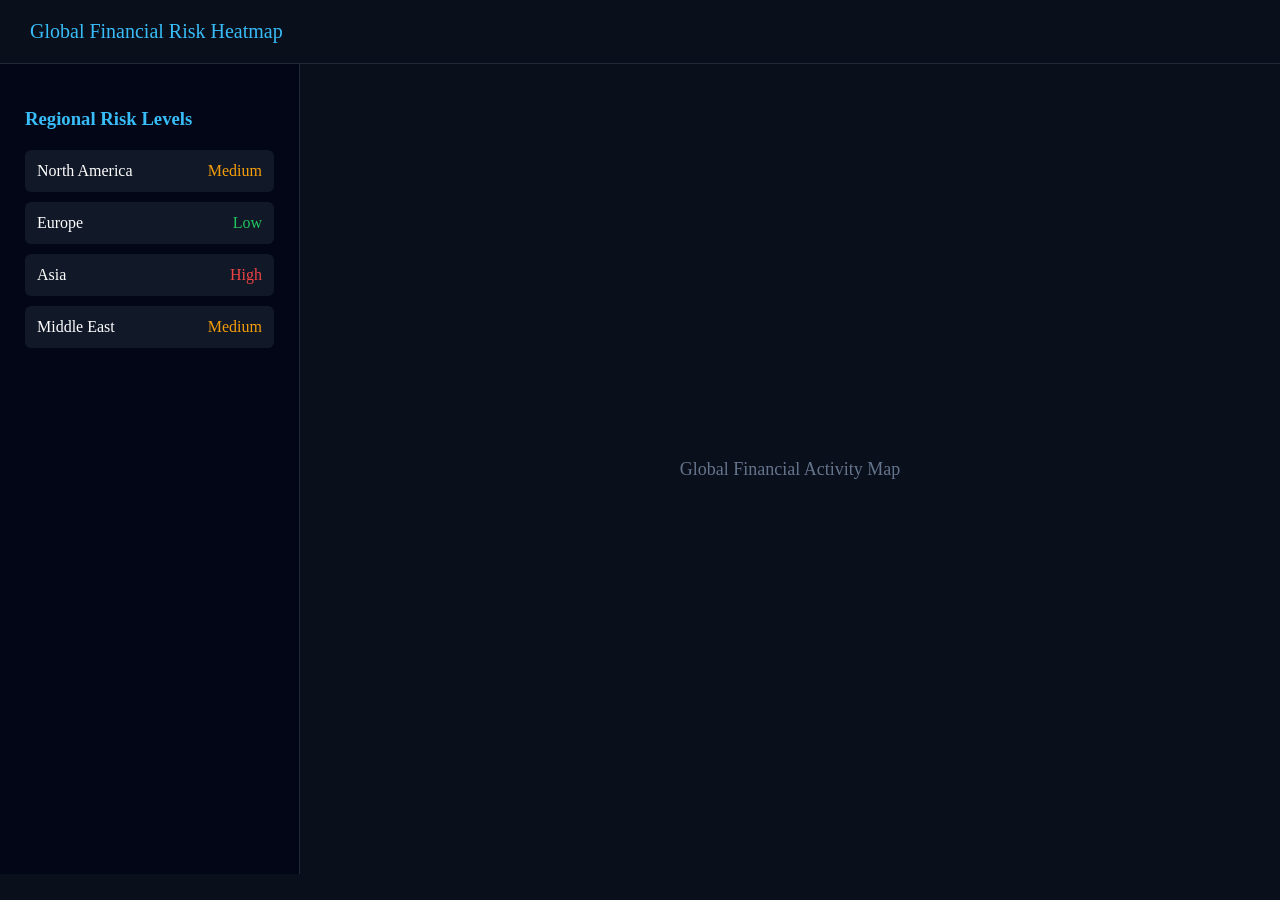
<file: index.html>
<!DOCTYPE html>
<html>
    <head>
    <title>Global Risk Heatmap</title>
    </head>
<link rel="stylesheet" href="style.css">
<body>

    <div class="header">
    Global Financial Risk Heatmap
    </div>

    <div class="container">

    <div class="panel">

    <h3>Regional Risk Levels</h3>

    <div class="region">
    <span>North America</span>
    <span class="medium">Medium</span>
    </div>

    <div class="region">
    <span>Europe</span>
    <span class="low">Low</span>
    </div>

    <div class="region">
    <span>Asia</span>
    <span class="high">High</span>
    </div>

    <div class="region">
    <span>Middle East</span>
    <span class="medium">Medium</span>
    </div>

    </div>

    <div class="map">
    Global Financial Activity Map
    </div>

    </div>

</body>
</html>
</file>
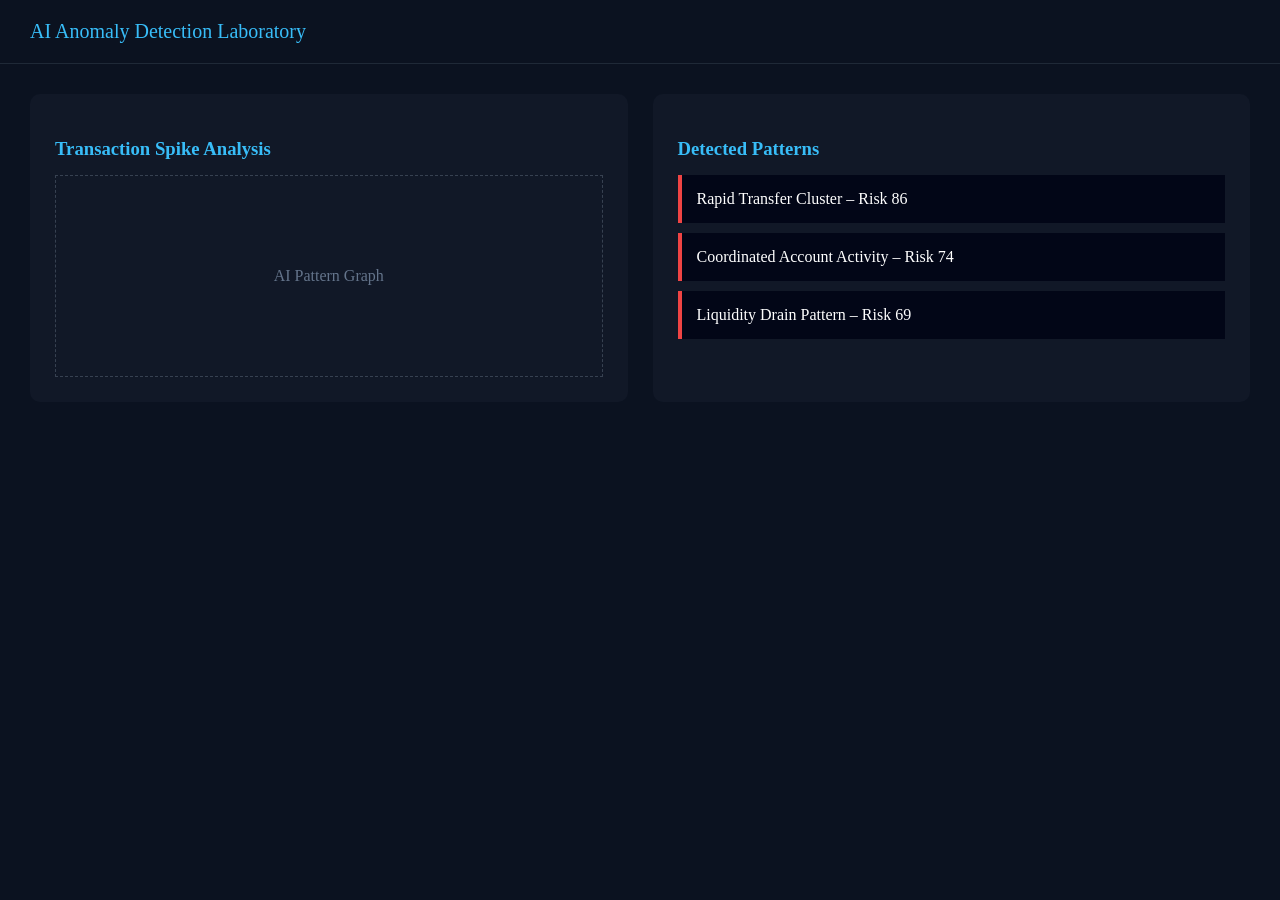
<file: sec.html>
<!DOCTYPE html>
<html>
<head>
<title>Anomaly Detection Lab</title>
<link rel="stylesheet" href="sec.css">
</head>

<body>

    <div class="header">
    AI Anomaly Detection Laboratory
    </div>

    <div class="lab">

    <div class="panel">

    <h3>Transaction Spike Analysis</h3>

    <div class="chart">
    AI Pattern Graph
    </div>

    </div>

    <div class="panel">

    <h3>Detected Patterns</h3>

    <div class="pattern">
    Rapid Transfer Cluster – Risk 86
    </div>

    <div class="pattern">
    Coordinated Account Activity – Risk 74
    </div>

    <div class="pattern">
    Liquidity Drain Pattern – Risk 69
    </div>

    </div>

    </div>

</body>
</html>
</file>
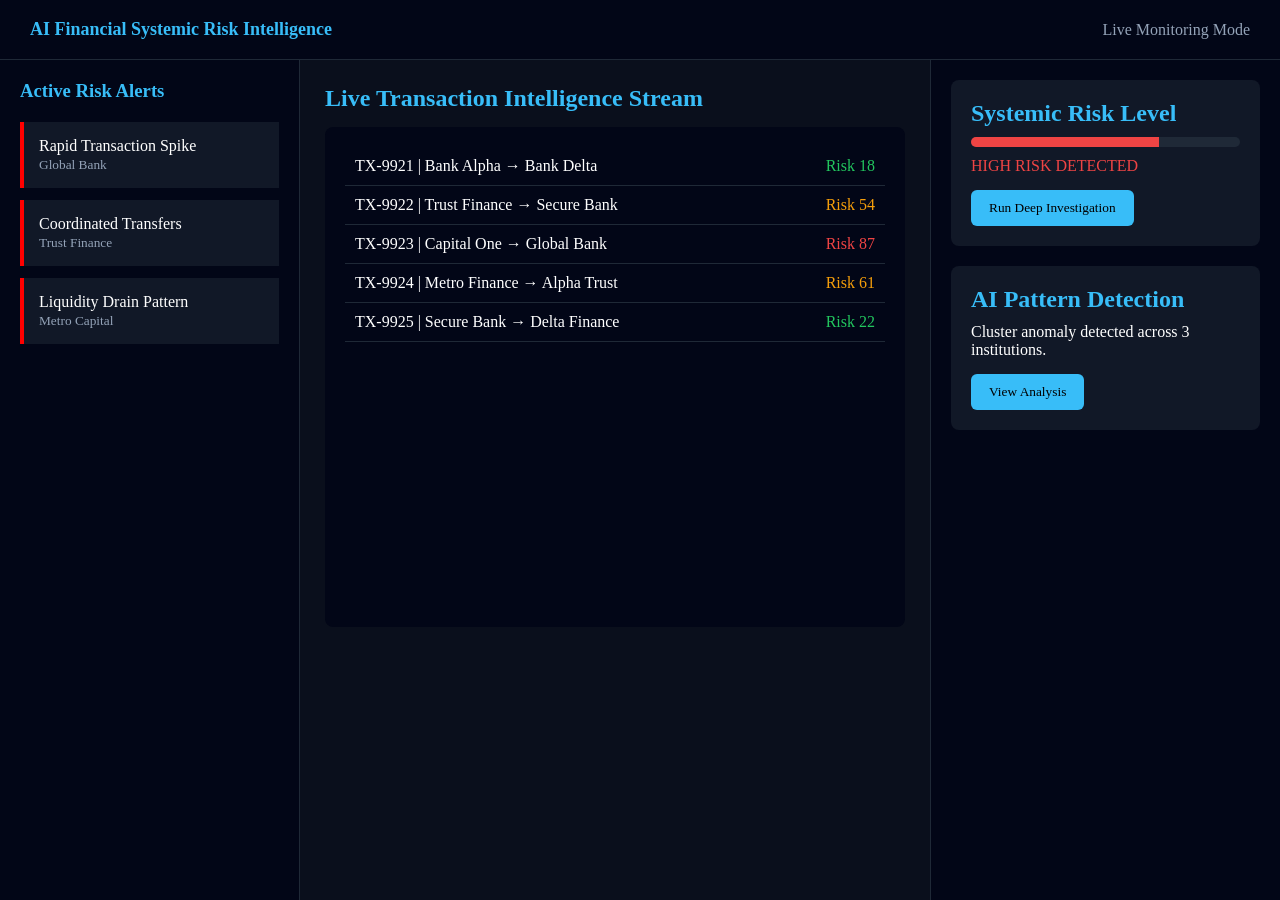
<file: third.html>
<!DOCTYPE html>
<html lang="en">
<head>
<meta charset="UTF-8">
<title>Financial Risk Intelligence Platform</title>

<style>

*{
margin:0;
padding:0;
box-sizing:border-box;
font-family:Segoe UI;
}

body{
background:#0a0f1c;
color:white;
}

/* TOP BAR */

.topbar{
height:60px;
background:#020617;
display:flex;
align-items:center;
justify-content:space-between;
padding:0 30px;
border-bottom:1px solid #1f2937;
}

.platform{
font-size:18px;
color:#38bdf8;
font-weight:bold;
}

.time{
color:#94a3b8;
}

/* LAYOUT */

.container{
display:grid;
grid-template-columns:300px 1fr 350px;
height:calc(100vh - 60px);
}

/* LEFT PANEL */

.left-panel{
background:#020617;
border-right:1px solid #1f2937;
padding:20px;
}

.left-panel h3{
margin-bottom:20px;
color:#38bdf8;
}

.alert{
background:#111827;
padding:15px;
margin-bottom:12px;
border-left:4px solid red;
}

.alert small{
color:#94a3b8;
}

/* CENTER PANEL */

.center-panel{
padding:25px;
}

.section-title{
margin-bottom:15px;
color:#38bdf8;
}

.stream{
background:#020617;
padding:20px;
border-radius:8px;
height:500px;
overflow:auto;
}

.tx{
display:flex;
justify-content:space-between;
padding:10px;
border-bottom:1px solid #1f2937;
}

.high{
color:#ef4444;
}

.medium{
color:#f59e0b;
}

.low{
color:#22c55e;
}

/* RIGHT PANEL */

.right-panel{
background:#020617;
border-left:1px solid #1f2937;
padding:20px;
}

.risk-box{
background:#111827;
padding:20px;
margin-bottom:20px;
border-radius:8px;
}

.risk-box h2{
color:#38bdf8;
margin-bottom:10px;
}

.indicator{
height:10px;
background:#1f2937;
border-radius:5px;
overflow:hidden;
}

.level{
height:10px;
background:#ef4444;
width:70%;
}

/* BUTTON */

button{
margin-top:15px;
padding:10px 18px;
background:#38bdf8;
border:none;
border-radius:6px;
cursor:pointer;
}

button:hover{
background:#0284c7;
}

</style>
</head>

<body>

<div class="topbar">
<div class="platform">AI Financial Systemic Risk Intelligence</div>
<div class="time">Live Monitoring Mode</div>
</div>


<div class="container">

<!-- LEFT ALERT PANEL -->

<div class="left-panel">

<h3>Active Risk Alerts</h3>

<div class="alert">
Rapid Transaction Spike
<br>
<small>Global Bank</small>
</div>

<div class="alert">
Coordinated Transfers
<br>
<small>Trust Finance</small>
</div>

<div class="alert">
Liquidity Drain Pattern
<br>
<small>Metro Capital</small>
</div>

</div>


<!-- CENTER STREAM -->

<div class="center-panel">

<h2 class="section-title">Live Transaction Intelligence Stream</h2>

<div class="stream">

<div class="tx">
<span>TX-9921 | Bank Alpha → Bank Delta</span>
<span class="low">Risk 18</span>
</div>

<div class="tx">
<span>TX-9922 | Trust Finance → Secure Bank</span>
<span class="medium">Risk 54</span>
</div>

<div class="tx">
<span>TX-9923 | Capital One → Global Bank</span>
<span class="high">Risk 87</span>
</div>

<div class="tx">
<span>TX-9924 | Metro Finance → Alpha Trust</span>
<span class="medium">Risk 61</span>
</div>

<div class="tx">
<span>TX-9925 | Secure Bank → Delta Finance</span>
<span class="low">Risk 22</span>
</div>

</div>

</div>


<!-- RIGHT ANALYSIS PANEL -->

<div class="right-panel">

<div class="risk-box">

<h2>Systemic Risk Level</h2>

<div class="indicator">
<div class="level"></div>
</div>

<p style="margin-top:10px;color:#ef4444;">HIGH RISK DETECTED</p>

<button>Run Deep Investigation</button>

</div>

<div class="risk-box">

<h2>AI Pattern Detection</h2>

<p>Cluster anomaly detected across 3 institutions.</p>

<button>View Analysis</button>

</div>

</div>

</div>

</body>
</html>
</file>
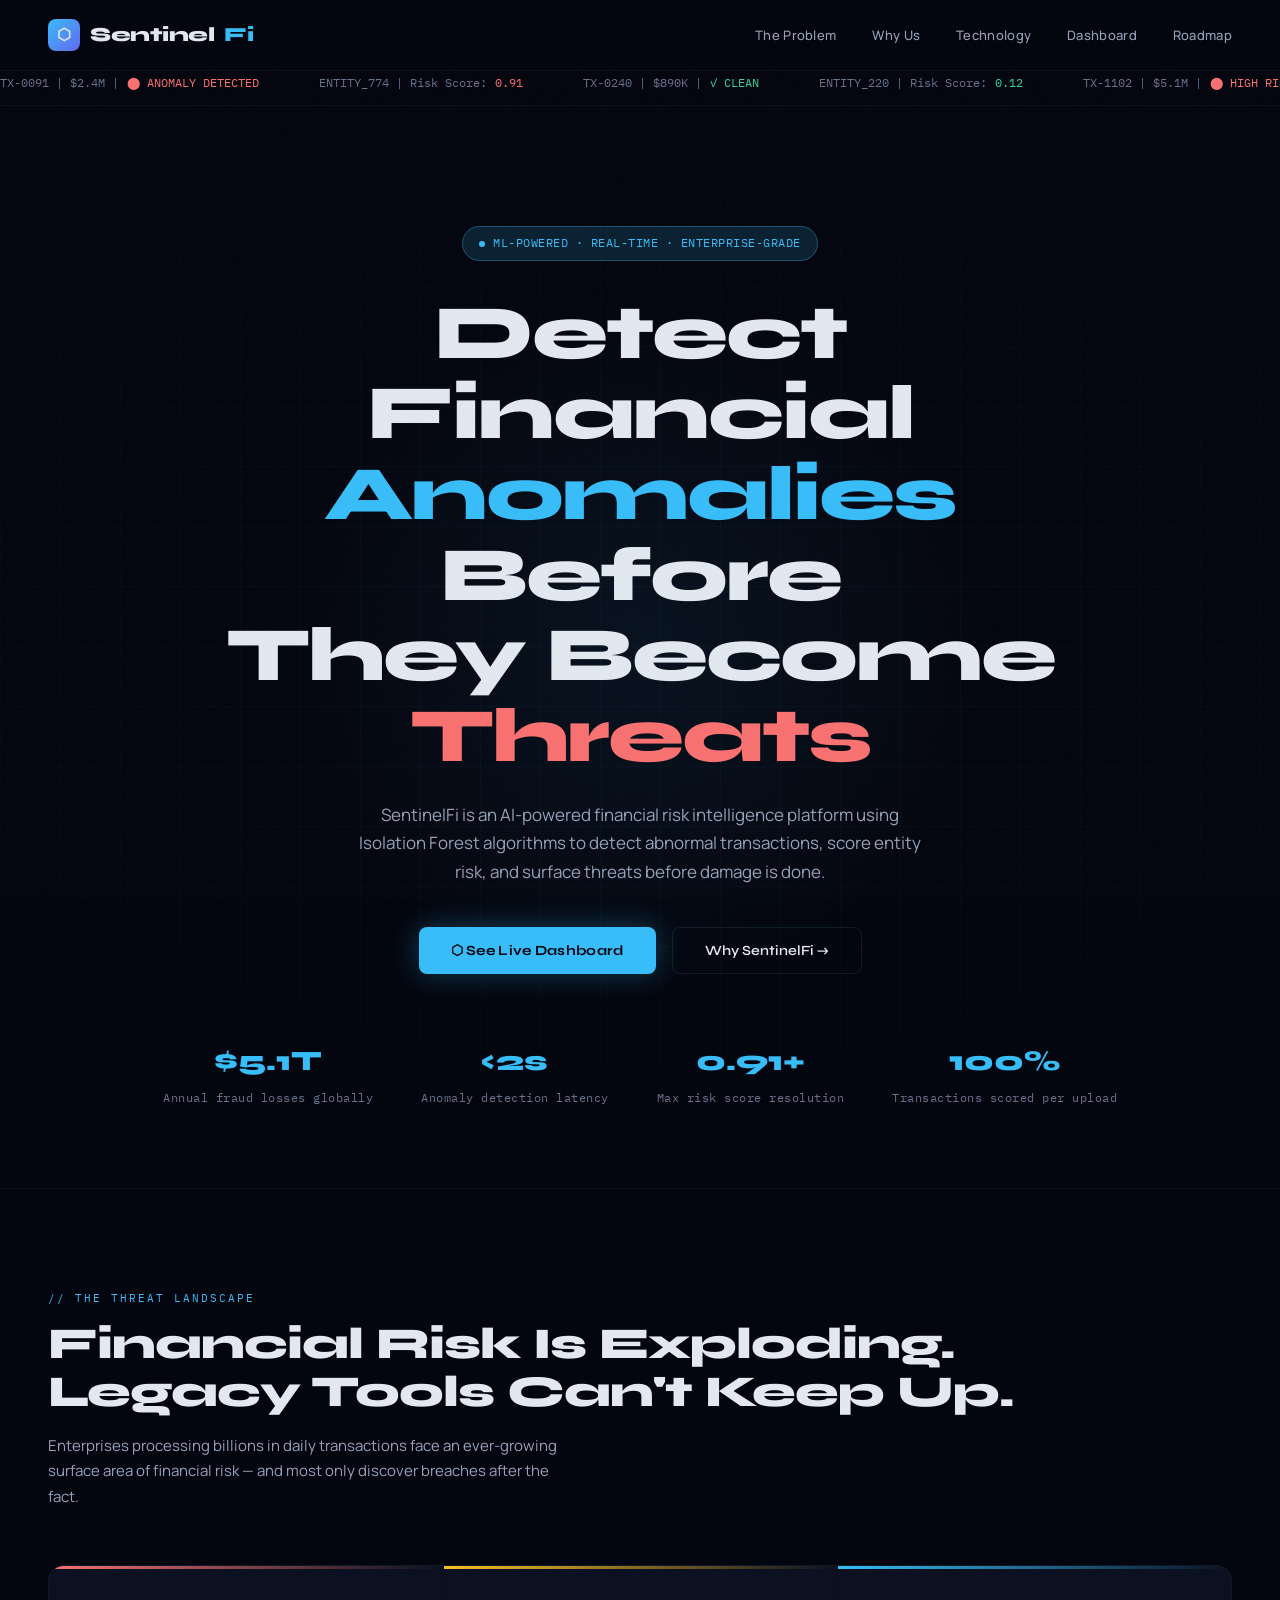
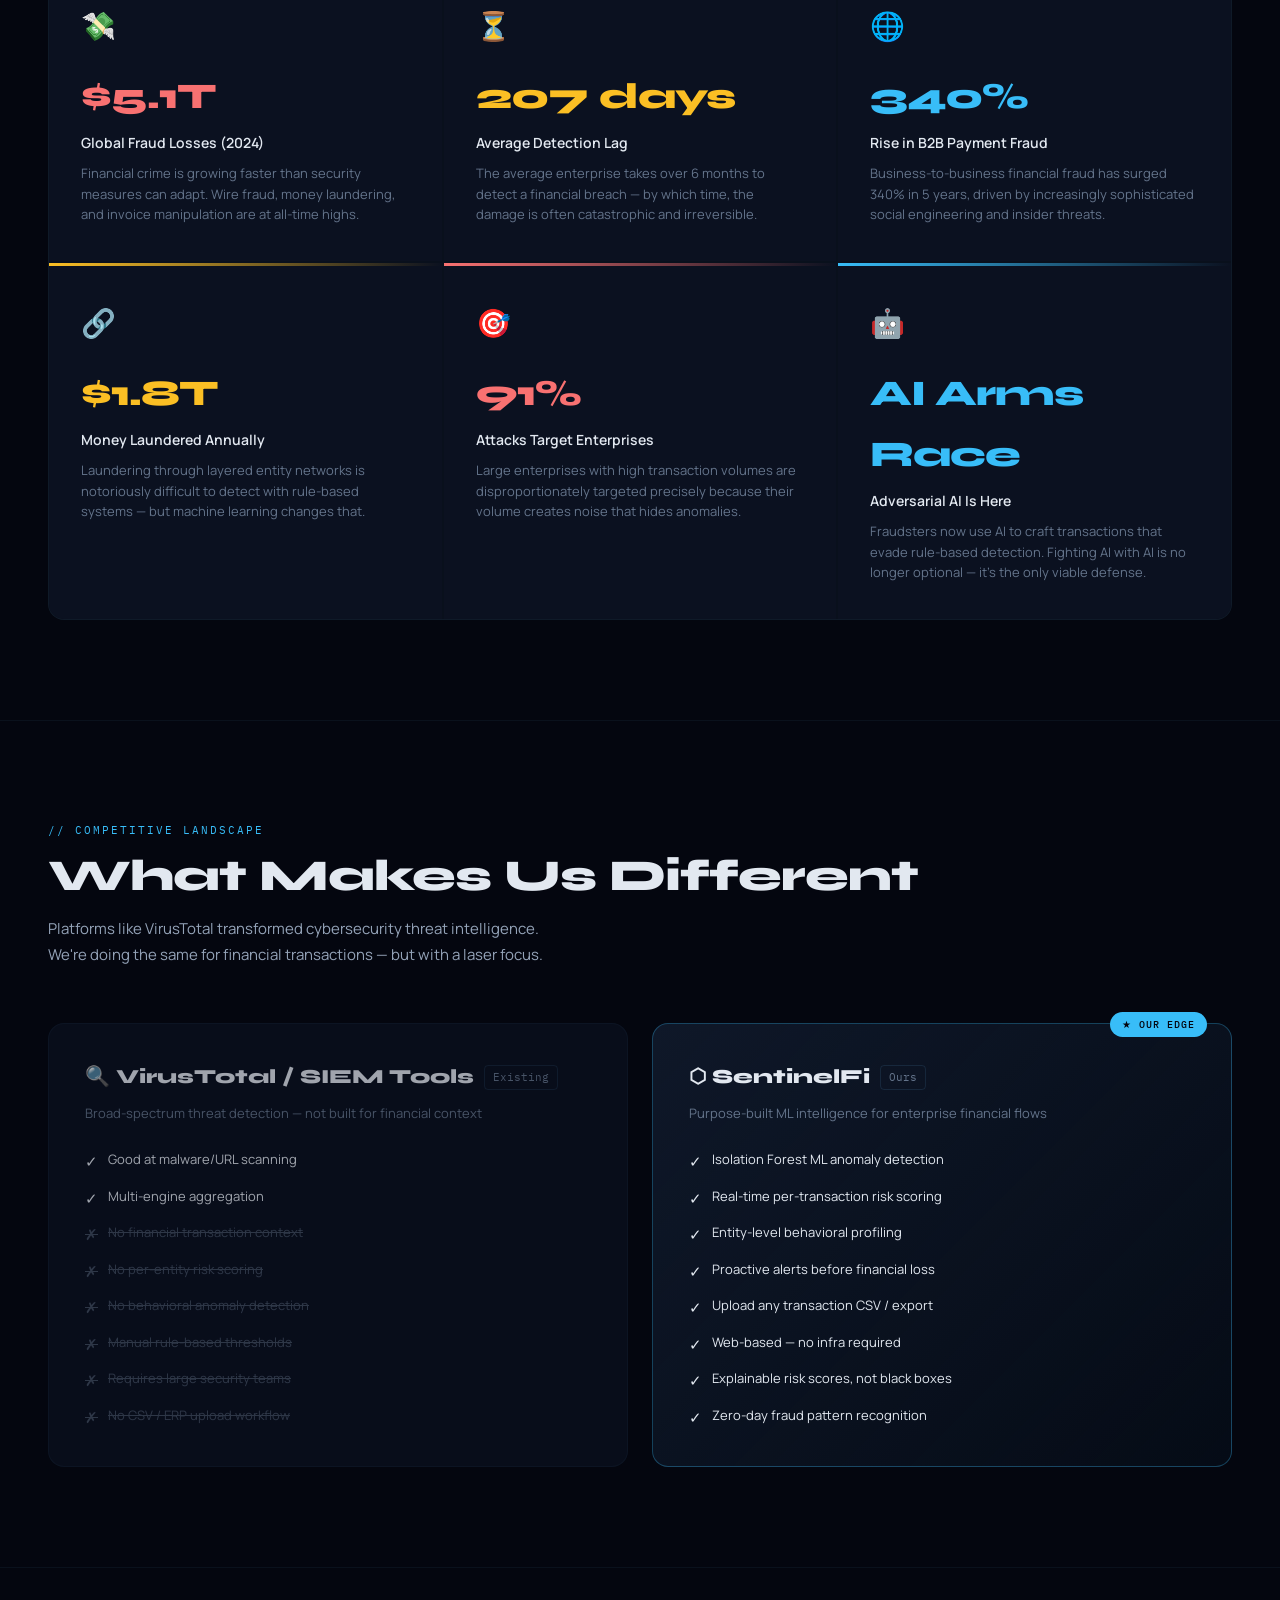
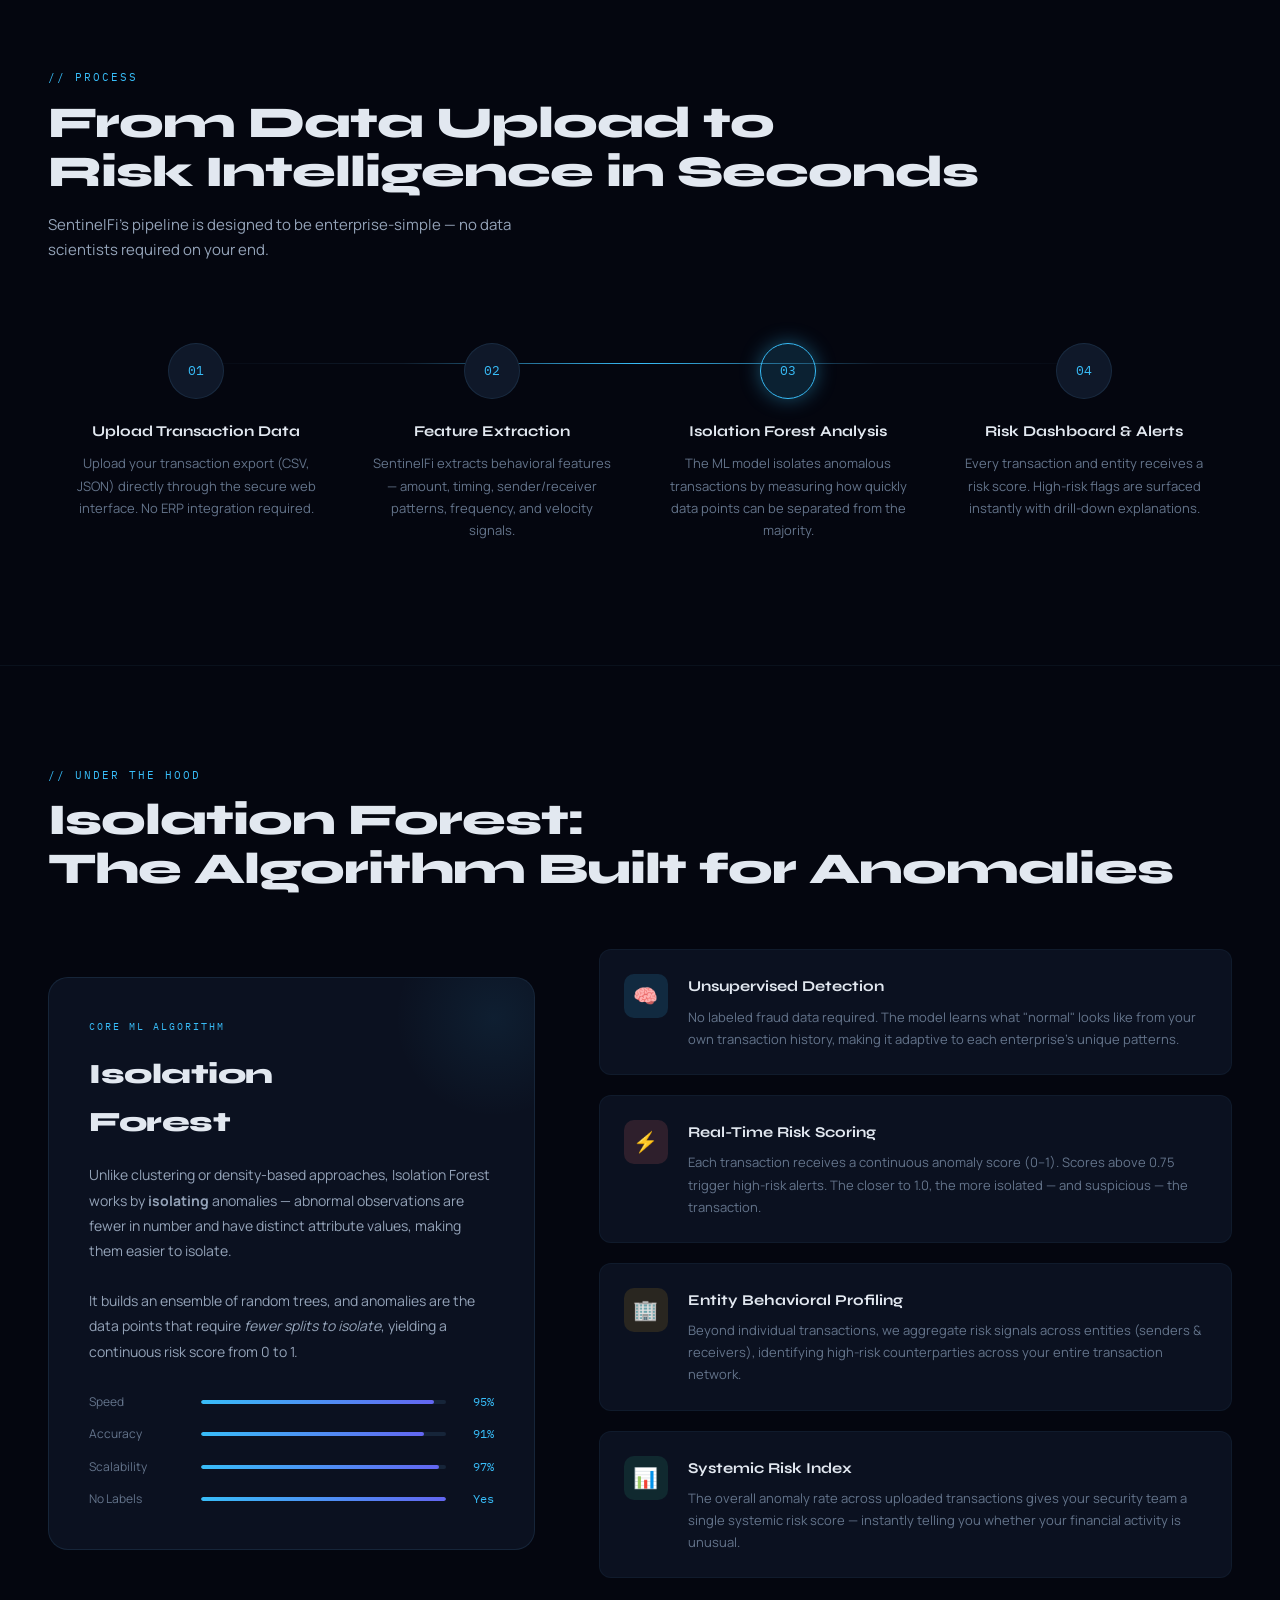
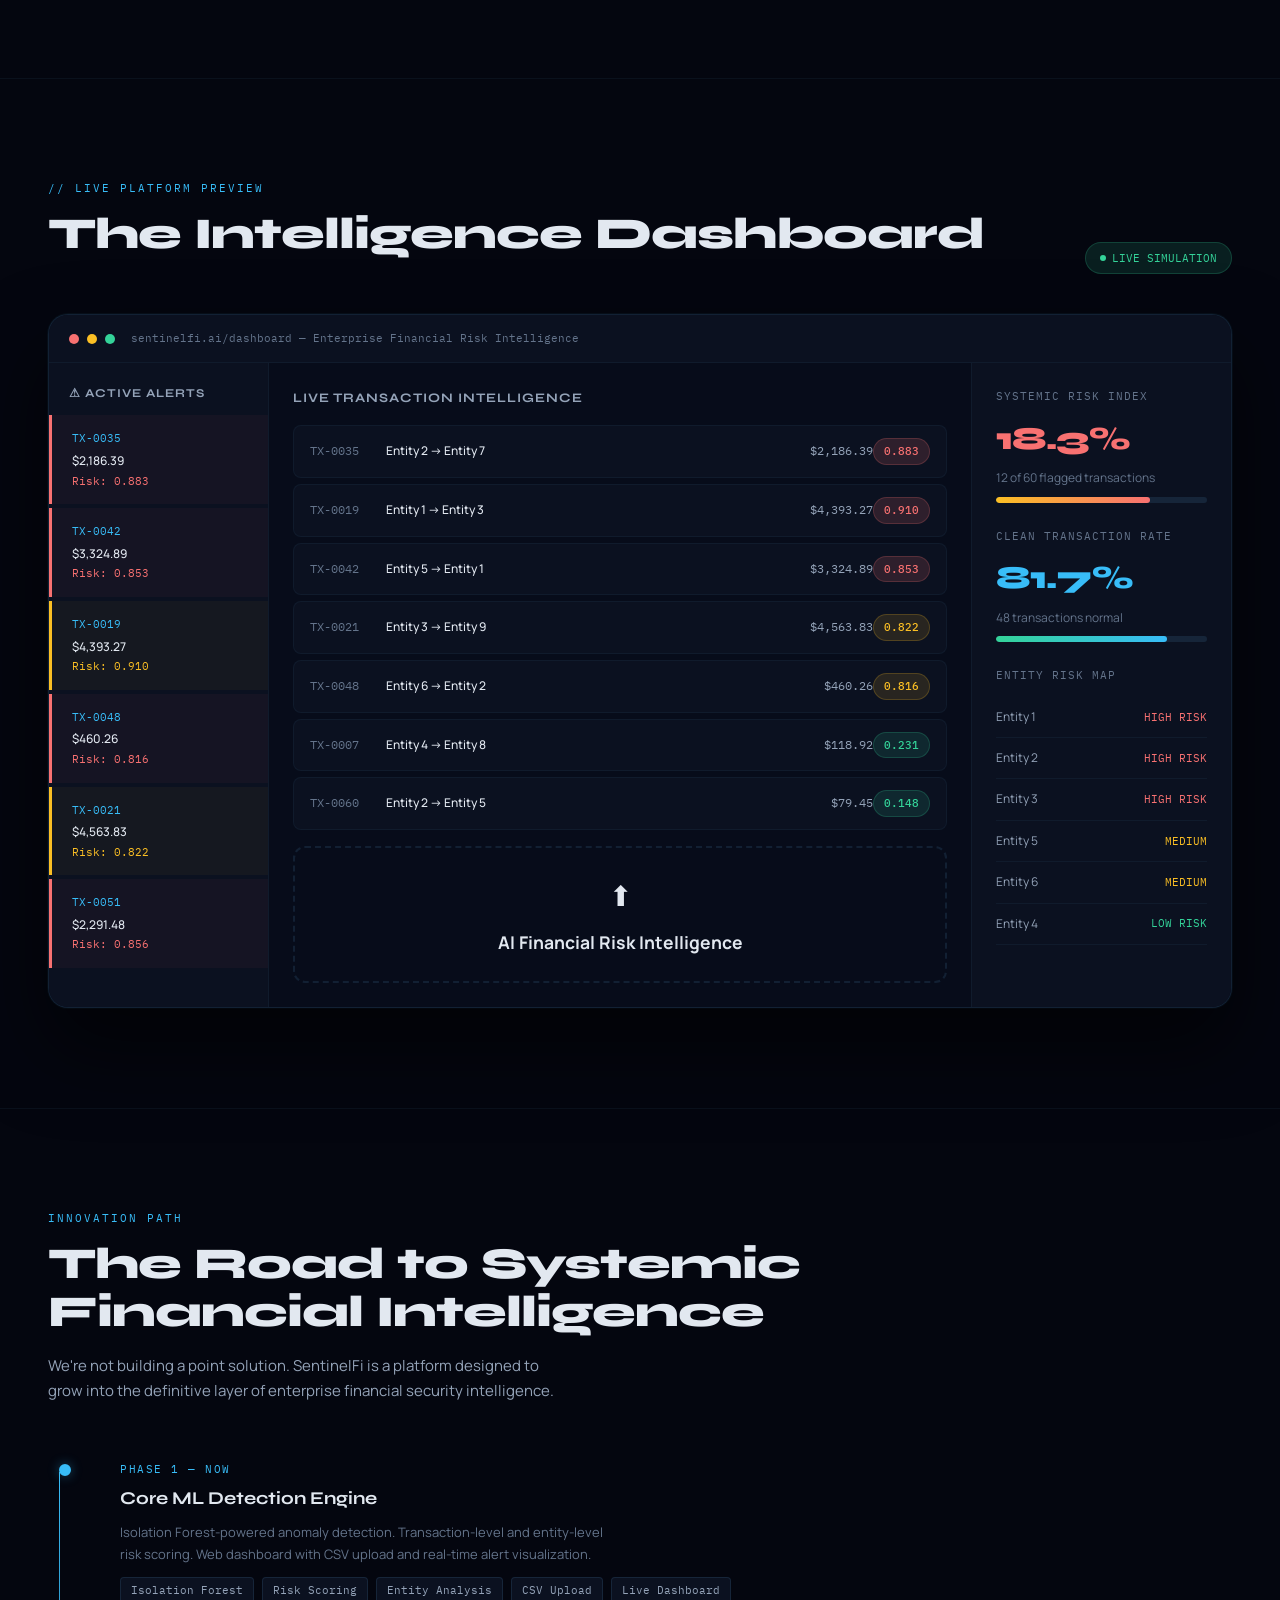
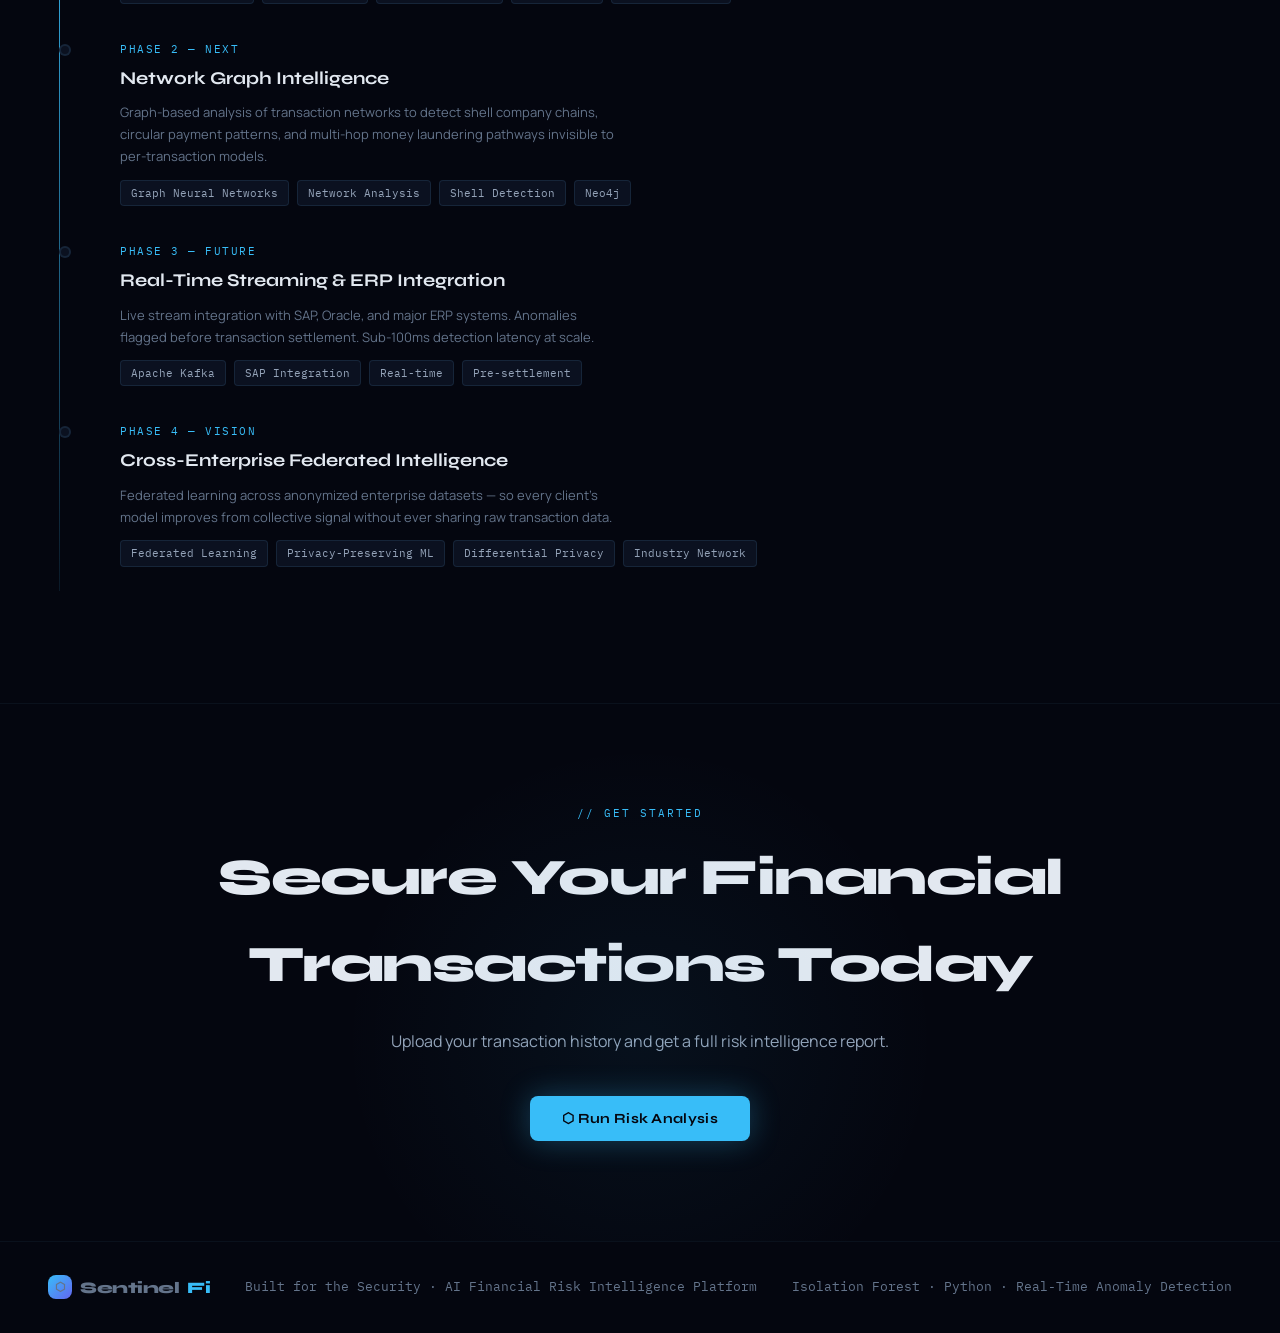
<file: templates/dashboard.html>
<!DOCTYPE html>
<html lang="en">
<head>
<meta charset="UTF-8">
<meta name="viewport" content="width=device-width, initial-scale=1.0">
<title>SentinelFi — AI Financial Risk Intelligence</title>
<link rel="preconnect" href="https://fonts.googleapis.com">
<link href="https://fonts.googleapis.com/css2?family=Syne:wght@400;600;700;800&family=IBM+Plex+Mono:wght@300;400;500&family=Manrope:wght@300;400;500;600&display=swap" rel="stylesheet">
<style>
  :root {
    --bg: #04060f;
    --bg2: #070c1a;
    --surface: #0b1120;
    --surface2: #0f1829;
    --border: rgba(99,179,237,0.12);
    --border2: rgba(99,179,237,0.06);
    --cyan: #38bdf8;
    --cyan-dim: rgba(56,189,248,0.15);
    --cyan-glow: rgba(56,189,248,0.4);
    --red: #f87171;
    --red-dim: rgba(248,113,113,0.15);
    --amber: #fbbf24;
    --amber-dim: rgba(251,191,36,0.12);
    --green: #34d399;
    --green-dim: rgba(52,211,153,0.12);
    --text: #e2e8f0;
    --text-dim: #64748b;
    --text-mid: #94a3b8;
  }

  *, *::before, *::after { margin: 0; padding: 0; box-sizing: border-box; }

  html { scroll-behavior: smooth; }

  body {
    background: var(--bg);
    color: var(--text);
    font-family: 'Manrope', sans-serif;
    font-size: 15px;
    line-height: 1.7;
    overflow-x: hidden;
  }

  /* ─── NOISE OVERLAY ─── */
  body::before {
    content: '';
    position: fixed;
    inset: 0;
    background-image: url("data:image/svg+xml,%3Csvg viewBox='0 0 256 256' xmlns='http://www.w3.org/2000/svg'%3E%3Cfilter id='noise'%3E%3CfeTurbulence type='fractalNoise' baseFrequency='0.9' numOctaves='4' stitchTiles='stitch'/%3E%3C/filter%3E%3Crect width='100%25' height='100%25' filter='url(%23noise)' opacity='0.04'/%3E%3C/svg%3E");
    pointer-events: none;
    z-index: 9999;
    opacity: 0.5;
  }

  /* ─── NAV ─── */
  nav {
    position: fixed;
    top: 0; left: 0; right: 0;
    z-index: 100;
    display: flex;
    align-items: center;
    justify-content: space-between;
    padding: 18px 48px;
    background: rgba(4,6,15,0.85);
    backdrop-filter: blur(20px);
    border-bottom: 1px solid var(--border2);
  }

  .logo {
    font-family: 'Syne', sans-serif;
    font-weight: 800;
    font-size: 20px;
    letter-spacing: -0.5px;
    display: flex;
    align-items: center;
    gap: 10px;
  }

  .logo-icon {
    width: 32px; height: 32px;
    background: linear-gradient(135deg, var(--cyan), #6366f1);
    border-radius: 8px;
    display: flex; align-items: center; justify-content: center;
    font-size: 16px;
  }

  .logo span { color: var(--cyan); }

  nav ul {
    display: flex;
    gap: 36px;
    list-style: none;
  }

  nav a {
    text-decoration: none;
    color: var(--text-mid);
    font-size: 13px;
    font-weight: 500;
    letter-spacing: 0.3px;
    transition: color 0.2s;
  }

  nav a:hover { color: var(--cyan); }

  .nav-cta {
    background: var(--cyan);
    color: var(--bg) !important;
    padding: 8px 20px;
    border-radius: 6px;
    font-weight: 600 !important;
    transition: opacity 0.2s !important;
  }
  .nav-cta:hover { opacity: 0.85; }

  /* ─── HERO ─── */
  .hero {
    min-height: 100vh;
    display: flex;
    flex-direction: column;
    align-items: center;
    justify-content: center;
    padding: 120px 48px 80px;
    position: relative;
    text-align: center;
    overflow: hidden;
  }

  .hero-grid {
    position: absolute;
    inset: 0;
    background-image:
      linear-gradient(rgba(56,189,248,0.04) 1px, transparent 1px),
      linear-gradient(90deg, rgba(56,189,248,0.04) 1px, transparent 1px);
    background-size: 60px 60px;
    mask-image: radial-gradient(ellipse 80% 60% at 50% 50%, black 30%, transparent 100%);
  }

  .hero-glow {
    position: absolute;
    width: 700px; height: 700px;
    border-radius: 50%;
    background: radial-gradient(circle, rgba(56,189,248,0.07) 0%, transparent 70%);
    top: 50%; left: 50%;
    transform: translate(-50%, -50%);
    pointer-events: none;
  }

  .hero-badge {
    display: inline-flex;
    align-items: center;
    gap: 8px;
    background: var(--cyan-dim);
    border: 1px solid rgba(56,189,248,0.3);
    border-radius: 100px;
    padding: 6px 16px;
    font-size: 12px;
    font-family: 'IBM Plex Mono', monospace;
    color: var(--cyan);
    letter-spacing: 0.5px;
    margin-bottom: 32px;
    animation: fadeUp 0.6s ease both;
  }

  .badge-dot {
    width: 6px; height: 6px;
    border-radius: 50%;
    background: var(--cyan);
    animation: pulse 1.5s ease infinite;
  }

  @keyframes pulse {
    0%, 100% { opacity: 1; transform: scale(1); }
    50% { opacity: 0.5; transform: scale(1.5); }
  }

  h1 {
    font-family: 'Syne', sans-serif;
    font-weight: 800;
    font-size: clamp(42px, 6vw, 80px);
    line-height: 1.05;
    letter-spacing: -2px;
    max-width: 900px;
    animation: fadeUp 0.6s 0.1s ease both;
  }

  h1 .accent { color: var(--cyan); }
  h1 .accent-red { color: var(--red); }

  .hero-sub {
    font-size: 17px;
    color: var(--text-mid);
    max-width: 580px;
    margin: 24px auto 0;
    font-weight: 400;
    animation: fadeUp 0.6s 0.2s ease both;
  }

  .hero-actions {
    display: flex;
    gap: 16px;
    margin-top: 40px;
    animation: fadeUp 0.6s 0.3s ease both;
  }

  .btn-primary {
    background: var(--cyan);
    color: var(--bg);
    border: none;
    padding: 14px 32px;
    border-radius: 8px;
    font-family: 'Syne', sans-serif;
    font-weight: 700;
    font-size: 14px;
    cursor: pointer;
    letter-spacing: 0.3px;
    transition: all 0.2s;
    box-shadow: 0 0 30px rgba(56,189,248,0.3);
  }

  .btn-primary:hover {
    transform: translateY(-2px);
    box-shadow: 0 0 50px rgba(56,189,248,0.5);
  }

  .btn-secondary {
    background: transparent;
    color: var(--text);
    border: 1px solid var(--border);
    padding: 14px 32px;
    border-radius: 8px;
    font-family: 'Syne', sans-serif;
    font-weight: 600;
    font-size: 14px;
    cursor: pointer;
    transition: all 0.2s;
  }

  .btn-secondary:hover {
    border-color: var(--cyan);
    color: var(--cyan);
  }

  .hero-stats {
    display: flex;
    gap: 48px;
    margin-top: 64px;
    animation: fadeUp 0.6s 0.4s ease both;
  }

  .stat {
    text-align: center;
  }

  .stat-num {
    font-family: 'Syne', sans-serif;
    font-weight: 800;
    font-size: 28px;
    color: var(--cyan);
  }

  .stat-label {
    font-size: 12px;
    color: var(--text-dim);
    font-family: 'IBM Plex Mono', monospace;
    letter-spacing: 0.5px;
    margin-top: 2px;
  }

  @keyframes fadeUp {
    from { opacity: 0; transform: translateY(24px); }
    to { opacity: 1; transform: translateY(0); }
  }

  /* ─── SECTION SHARED ─── */
  section {
    padding: 100px 48px;
    max-width: 1280px;
    margin: 0 auto;
  }

  .section-label {
    font-family: 'IBM Plex Mono', monospace;
    font-size: 11px;
    letter-spacing: 2px;
    color: var(--cyan);
    text-transform: uppercase;
    margin-bottom: 12px;
  }

  .section-title {
    font-family: 'Syne', sans-serif;
    font-weight: 800;
    font-size: clamp(28px, 3.5vw, 44px);
    letter-spacing: -1px;
    line-height: 1.1;
    margin-bottom: 16px;
  }

  .section-sub {
    color: var(--text-mid);
    max-width: 520px;
    font-size: 15px;
  }

  /* ─── PROBLEM / OPPORTUNITY ─── */
  .problem-section { border-top: 1px solid var(--border2); }

  .threat-grid {
    display: grid;
    grid-template-columns: repeat(3, 1fr);
    gap: 2px;
    margin-top: 56px;
    background: var(--border2);
    border-radius: 16px;
    overflow: hidden;
    border: 1px solid var(--border2);
  }

  .threat-card {
    background: var(--surface);
    padding: 36px 32px;
    position: relative;
    overflow: hidden;
    transition: background 0.3s;
  }

  .threat-card:hover { background: var(--surface2); }

  .threat-card::before {
    content: '';
    position: absolute;
    top: 0; left: 0; right: 0;
    height: 3px;
  }

  .threat-card.red::before { background: linear-gradient(90deg, var(--red), transparent); }
  .threat-card.amber::before { background: linear-gradient(90deg, var(--amber), transparent); }
  .threat-card.cyan::before { background: linear-gradient(90deg, var(--cyan), transparent); }

  .threat-icon {
    font-size: 28px;
    margin-bottom: 16px;
  }

  .threat-num {
    font-family: 'Syne', sans-serif;
    font-weight: 800;
    font-size: 36px;
    letter-spacing: -1px;
    margin-bottom: 4px;
  }

  .red .threat-num { color: var(--red); }
  .amber .threat-num { color: var(--amber); }
  .cyan .threat-num { color: var(--cyan); }

  .threat-title {
    font-weight: 600;
    font-size: 14px;
    margin-bottom: 8px;
  }

  .threat-desc {
    font-size: 13px;
    color: var(--text-dim);
    line-height: 1.6;
  }

  /* ─── COMPETITIVE ADVANTAGE ─── */
  .compare-section { border-top: 1px solid var(--border2); }

  .compare-grid {
    display: grid;
    grid-template-columns: 1fr 1fr;
    gap: 24px;
    margin-top: 56px;
  }

  .compare-card {
    background: var(--surface);
    border: 1px solid var(--border2);
    border-radius: 16px;
    padding: 36px;
    position: relative;
  }

  .compare-card.them { opacity: 0.7; }
  .compare-card.us {
    border-color: rgba(56,189,248,0.3);
    background: linear-gradient(135deg, var(--surface2), rgba(56,189,248,0.03));
  }

  .compare-card.us::after {
    content: '★ OUR EDGE';
    position: absolute;
    top: -12px; right: 24px;
    background: var(--cyan);
    color: var(--bg);
    font-family: 'IBM Plex Mono', monospace;
    font-size: 10px;
    font-weight: 500;
    letter-spacing: 1px;
    padding: 4px 12px;
    border-radius: 100px;
  }

  .compare-logo {
    font-family: 'Syne', sans-serif;
    font-weight: 800;
    font-size: 20px;
    margin-bottom: 8px;
    display: flex;
    align-items: center;
    gap: 10px;
  }

  .compare-logo .tag {
    font-size: 11px;
    font-family: 'IBM Plex Mono', monospace;
    color: var(--text-dim);
    font-weight: 400;
    border: 1px solid var(--border);
    padding: 2px 8px;
    border-radius: 4px;
  }

  .compare-tagline {
    font-size: 13px;
    color: var(--text-dim);
    margin-bottom: 24px;
  }

  .feature-list {
    list-style: none;
    display: flex;
    flex-direction: column;
    gap: 10px;
  }

  .feature-list li {
    font-size: 13px;
    display: flex;
    align-items: flex-start;
    gap: 10px;
    color: var(--text-mid);
  }

  .feature-list li .icon { font-size: 15px; flex-shrink: 0; margin-top: 1px; }
  .feature-list li.good { color: var(--text); }
  .feature-list li.bad { color: var(--text-dim); text-decoration: line-through; opacity: 0.6; }

  /* ─── HOW IT WORKS ─── */
  .how-section { border-top: 1px solid var(--border2); }

  .steps {
    display: grid;
    grid-template-columns: repeat(4, 1fr);
    gap: 0;
    margin-top: 56px;
    position: relative;
  }

  .steps::before {
    content: '';
    position: absolute;
    top: 44px; left: 10%; right: 10%;
    height: 1px;
    background: linear-gradient(90deg, transparent, var(--border), var(--cyan), var(--border), transparent);
  }

  .step {
    padding: 24px;
    text-align: center;
  }

  .step-num {
    width: 56px; height: 56px;
    border-radius: 50%;
    background: var(--surface2);
    border: 1px solid var(--border);
    display: flex; align-items: center; justify-content: center;
    font-family: 'IBM Plex Mono', monospace;
    font-size: 13px;
    color: var(--cyan);
    margin: 0 auto 20px;
    position: relative;
    z-index: 1;
  }

  .step:nth-child(3) .step-num {
    background: var(--cyan-dim);
    border-color: var(--cyan);
    box-shadow: 0 0 20px var(--cyan-glow);
  }

  .step-title {
    font-family: 'Syne', sans-serif;
    font-weight: 700;
    font-size: 15px;
    margin-bottom: 8px;
  }

  .step-desc {
    font-size: 13px;
    color: var(--text-dim);
  }

  /* ─── TECH ─── */
  .tech-section { border-top: 1px solid var(--border2); }

  .tech-layout {
    display: grid;
    grid-template-columns: 1fr 1.3fr;
    gap: 64px;
    align-items: center;
    margin-top: 56px;
  }

  .algo-card {
    background: var(--surface);
    border: 1px solid var(--border);
    border-radius: 20px;
    padding: 40px;
    position: relative;
    overflow: hidden;
  }

  .algo-card::before {
    content: '';
    position: absolute;
    top: -60px; right: -60px;
    width: 200px; height: 200px;
    border-radius: 50%;
    background: radial-gradient(circle, rgba(56,189,248,0.08) 0%, transparent 70%);
  }

  .algo-tag {
    font-family: 'IBM Plex Mono', monospace;
    font-size: 10px;
    letter-spacing: 2px;
    color: var(--cyan);
    text-transform: uppercase;
    margin-bottom: 16px;
  }

  .algo-name {
    font-family: 'Syne', sans-serif;
    font-weight: 800;
    font-size: 28px;
    letter-spacing: -0.5px;
    margin-bottom: 16px;
  }

  .algo-desc {
    font-size: 14px;
    color: var(--text-mid);
    line-height: 1.8;
    margin-bottom: 28px;
  }

  .algo-props {
    display: flex;
    flex-direction: column;
    gap: 12px;
  }

  .algo-prop {
    display: flex;
    align-items: center;
    gap: 12px;
    font-size: 13px;
  }

  .prop-bar {
    flex: 1;
    height: 4px;
    background: var(--border);
    border-radius: 2px;
    overflow: hidden;
  }

  .prop-fill {
    height: 100%;
    background: linear-gradient(90deg, var(--cyan), #6366f1);
    border-radius: 2px;
    animation: fillBar 1.5s ease both;
  }

  @keyframes fillBar {
    from { width: 0; }
  }

  .prop-label { font-size: 12px; color: var(--text-dim); width: 100px; }
  .prop-val { font-family: 'IBM Plex Mono', monospace; font-size: 12px; color: var(--cyan); width: 36px; text-align: right; }

  .tech-features {
    display: flex;
    flex-direction: column;
    gap: 20px;
  }

  .tech-feat {
    background: var(--surface);
    border: 1px solid var(--border2);
    border-radius: 12px;
    padding: 24px;
    display: flex;
    gap: 20px;
    align-items: flex-start;
    transition: border-color 0.2s;
  }

  .tech-feat:hover { border-color: rgba(56,189,248,0.2); }

  .feat-icon {
    width: 44px; height: 44px;
    border-radius: 10px;
    display: flex; align-items: center; justify-content: center;
    font-size: 20px;
    flex-shrink: 0;
  }

  .feat-icon.cyan { background: var(--cyan-dim); }
  .feat-icon.red { background: var(--red-dim); }
  .feat-icon.amber { background: var(--amber-dim); }
  .feat-icon.green { background: var(--green-dim); }

  .feat-title {
    font-family: 'Syne', sans-serif;
    font-weight: 700;
    font-size: 15px;
    margin-bottom: 6px;
  }

  .feat-desc { font-size: 13px; color: var(--text-dim); }

  /* ─── DASHBOARD PREVIEW ─── */
  .dashboard-section { border-top: 1px solid var(--border2); }

  .dash-header {
    display: flex;
    justify-content: space-between;
    align-items: flex-end;
    margin-bottom: 40px;
  }

  .live-badge {
    display: flex;
    align-items: center;
    gap: 6px;
    font-family: 'IBM Plex Mono', monospace;
    font-size: 11px;
    color: var(--green);
    background: var(--green-dim);
    padding: 6px 14px;
    border-radius: 100px;
    border: 1px solid rgba(52,211,153,0.2);
  }

  .dashboard-mock {
    background: var(--bg2);
    border: 1px solid var(--border);
    border-radius: 20px;
    overflow: hidden;
    box-shadow: 0 40px 80px rgba(0,0,0,0.6), 0 0 0 1px rgba(56,189,248,0.05);
  }

  .mock-bar {
    background: var(--surface);
    border-bottom: 1px solid var(--border2);
    padding: 14px 20px;
    display: flex;
    align-items: center;
    gap: 8px;
  }

  .mock-dot { width: 10px; height: 10px; border-radius: 50%; }
  .mock-dot.r { background: #f87171; }
  .mock-dot.y { background: #fbbf24; }
  .mock-dot.g { background: #34d399; }

  .mock-url {
    font-family: 'IBM Plex Mono', monospace;
    font-size: 11px;
    color: var(--text-dim);
    margin-left: 8px;
  }

  .mock-body {
    display: grid;
    grid-template-columns: 220px 1fr 260px;
    min-height: 480px;
  }

  .mock-sidebar {
    background: var(--surface);
    border-right: 1px solid var(--border2);
    padding: 20px 0;
  }

  .mock-sidebar-title {
    font-family: 'Syne', sans-serif;
    font-weight: 700;
    font-size: 12px;
    color: var(--text-mid);
    padding: 0 20px;
    margin-bottom: 12px;
    text-transform: uppercase;
    letter-spacing: 1px;
  }

  .alert-item {
    padding: 14px 20px;
    border-left: 3px solid var(--red);
    margin: 4px 0;
    background: rgba(248,113,113,0.04);
    cursor: pointer;
    transition: background 0.2s;
  }

  .alert-item:hover { background: rgba(248,113,113,0.08); }
  .alert-item.amber { border-left-color: var(--amber); background: rgba(251,191,36,0.04); }
  .alert-item.amber:hover { background: rgba(251,191,36,0.08); }

  .alert-tx {
    font-family: 'IBM Plex Mono', monospace;
    font-size: 11px;
    color: var(--cyan);
    margin-bottom: 3px;
  }

  .alert-amt { font-size: 12px; color: var(--text); font-weight: 500; }
  .alert-risk { font-size: 11px; color: var(--red); font-family: 'IBM Plex Mono', monospace; }
  .alert-item.amber .alert-risk { color: var(--amber); }

  .mock-main { padding: 24px; }

  .mock-main-title {
    font-family: 'Syne', sans-serif;
    font-weight: 700;
    font-size: 13px;
    color: var(--text-mid);
    text-transform: uppercase;
    letter-spacing: 1px;
    margin-bottom: 16px;
  }

  .tx-row {
    display: flex;
    align-items: center;
    justify-content: space-between;
    padding: 12px 16px;
    background: var(--surface);
    border-radius: 8px;
    margin-bottom: 6px;
    border: 1px solid var(--border2);
    transition: border-color 0.2s;
  }

  .tx-row:hover { border-color: var(--border); }

  .tx-id {
    font-family: 'IBM Plex Mono', monospace;
    font-size: 12px;
    color: var(--text-dim);
    width: 60px;
  }

  .tx-entity {
    font-size: 12px;
    font-weight: 500;
    flex: 1;
    margin: 0 16px;
  }

  .tx-amount {
    font-family: 'IBM Plex Mono', monospace;
    font-size: 12px;
    text-align: right;
    width: 80px;
    color: var(--text-mid);
  }

  .risk-pill {
    font-family: 'IBM Plex Mono', monospace;
    font-size: 11px;
    padding: 3px 10px;
    border-radius: 100px;
    font-weight: 500;
  }

  .risk-pill.high { background: var(--red-dim); color: var(--red); border: 1px solid rgba(248,113,113,0.2); }
  .risk-pill.medium { background: var(--amber-dim); color: var(--amber); border: 1px solid rgba(251,191,36,0.2); }
  .risk-pill.low { background: var(--green-dim); color: var(--green); border: 1px solid rgba(52,211,153,0.2); }

  .mock-panel {
    background: var(--surface);
    border-left: 1px solid var(--border2);
    padding: 24px;
  }

  .panel-metric {
    margin-bottom: 24px;
  }

  .metric-label {
    font-size: 11px;
    font-family: 'IBM Plex Mono', monospace;
    color: var(--text-dim);
    text-transform: uppercase;
    letter-spacing: 1px;
    margin-bottom: 6px;
  }

  .metric-val {
    font-family: 'Syne', sans-serif;
    font-weight: 800;
    font-size: 32px;
    letter-spacing: -1px;
  }

  .metric-val.danger { color: var(--red); }
  .metric-val.cyan { color: var(--cyan); }

  .metric-sub {
    font-size: 12px;
    color: var(--text-dim);
    margin-top: 2px;
  }

  .score-bar {
    height: 6px;
    background: var(--border);
    border-radius: 3px;
    margin-top: 8px;
    overflow: hidden;
  }

  .score-fill {
    height: 100%;
    border-radius: 3px;
    transition: width 1s ease;
  }

  .score-fill.danger { background: linear-gradient(90deg, var(--amber), var(--red)); width: 73%; }
  .score-fill.safe { background: linear-gradient(90deg, var(--green), var(--cyan)); width: 12%; }

  .entity-item {
    display: flex;
    justify-content: space-between;
    align-items: center;
    padding: 10px 0;
    border-bottom: 1px solid var(--border2);
    font-size: 12px;
  }

  .entity-name { color: var(--text-mid); }
  .entity-level {
    font-family: 'IBM Plex Mono', monospace;
    font-size: 11px;
  }
  .entity-level.high { color: var(--red); }
  .entity-level.med { color: var(--amber); }
  .entity-level.low { color: var(--green); }

  /* upload zone */
  .upload-zone {
    border: 2px dashed var(--border);
    border-radius: 12px;
    padding: 24px;
    text-align: center;
    margin-top: 16px;
    cursor: pointer;
    transition: border-color 0.2s;
  }
  .upload-zone:hover { border-color: var(--cyan); }
  .upload-icon { font-size: 28px; margin-bottom: 8px; }
  .upload-text { font-size: 12px; color: var(--text-dim); }
  .upload-text span { color: var(--cyan); }

  /* ─── ROADMAP ─── */
  .roadmap-section { border-top: 1px solid var(--border2); }

  .timeline {
    margin-top: 56px;
    display: flex;
    flex-direction: column;
    gap: 0;
    position: relative;
    padding-left: 40px;
  }

  .timeline::before {
    content: '';
    position: absolute;
    left: 11px; top: 12px; bottom: 12px;
    width: 1px;
    background: linear-gradient(to bottom, var(--cyan), rgba(56,189,248,0.1));
  }

  .tl-item {
    position: relative;
    padding: 0 0 36px 32px;
  }

  .tl-dot {
    position: absolute;
    left: -29px; top: 4px;
    width: 12px; height: 12px;
    border-radius: 50%;
    background: var(--surface);
    border: 2px solid var(--border);
  }

  .tl-item.active .tl-dot {
    background: var(--cyan);
    border-color: var(--cyan);
    box-shadow: 0 0 12px var(--cyan-glow);
  }

  .tl-phase {
    font-family: 'IBM Plex Mono', monospace;
    font-size: 11px;
    letter-spacing: 1.5px;
    color: var(--cyan);
    text-transform: uppercase;
    margin-bottom: 4px;
  }

  .tl-title {
    font-family: 'Syne', sans-serif;
    font-weight: 700;
    font-size: 18px;
    margin-bottom: 8px;
  }

  .tl-desc { font-size: 13px; color: var(--text-dim); max-width: 500px; }

  .tl-tags {
    display: flex;
    flex-wrap: wrap;
    gap: 8px;
    margin-top: 12px;
  }

  .tl-tag {
    font-size: 11px;
    font-family: 'IBM Plex Mono', monospace;
    background: var(--surface);
    border: 1px solid var(--border);
    padding: 3px 10px;
    border-radius: 4px;
    color: var(--text-mid);
  }

  /* ─── CTA ─── */
  .cta-section {
    border-top: 1px solid var(--border2);
    text-align: center;
    position: relative;
    overflow: hidden;
  }

  .cta-section::before {
    content: '';
    position: absolute;
    bottom: -100px; left: 50%; transform: translateX(-50%);
    width: 600px; height: 600px;
    border-radius: 50%;
    background: radial-gradient(circle, rgba(56,189,248,0.06) 0%, transparent 70%);
    pointer-events: none;
  }

  .cta-title {
    font-family: 'Syne', sans-serif;
    font-weight: 800;
    font-size: clamp(32px, 4vw, 56px);
    letter-spacing: -1.5px;
    margin-bottom: 20px;
  }

  .cta-sub {
    font-size: 16px;
    color: var(--text-mid);
    margin-bottom: 40px;
  }

  /* ─── FOOTER ─── */
  footer {
    border-top: 1px solid var(--border2);
    padding: 32px 48px;
    display: flex;
    justify-content: space-between;
    align-items: center;
    color: var(--text-dim);
    font-size: 13px;
    font-family: 'IBM Plex Mono', monospace;
  }

  footer .logo { font-size: 16px; }

  /* ─── ANIMATED TICKER ─── */
  .ticker-wrap {
    overflow: hidden;
    border-top: 1px solid var(--border2);
    border-bottom: 1px solid var(--border2);
    background: rgba(4,6,15,0.8);
    padding: 12px 0;
  }

  .ticker {
    display: flex;
    gap: 60px;
    animation: ticker 30s linear infinite;
    white-space: nowrap;
  }

  .ticker-item {
    font-family: 'IBM Plex Mono', monospace;
    font-size: 12px;
    color: var(--text-dim);
    display: flex;
    align-items: center;
    gap: 8px;
  }

  .ticker-item .up { color: var(--green); }
  .ticker-item .down { color: var(--red); }

  @keyframes ticker {
    from { transform: translateX(0); }
    to { transform: translateX(-50%); }
  }

  /* ─── RESPONSIVE ─── */
  @media (max-width: 900px) {
    nav { padding: 16px 24px; }
    nav ul { display: none; }
    section { padding: 64px 24px; }
    .threat-grid { grid-template-columns: 1fr; }
    .compare-grid { grid-template-columns: 1fr; }
    .steps { grid-template-columns: 1fr 1fr; }
    .tech-layout { grid-template-columns: 1fr; }
    .mock-body { grid-template-columns: 1fr; }
    .mock-sidebar, .mock-panel { display: none; }
    h1 { font-size: 38px; letter-spacing: -1.5px; }
    .hero-stats { gap: 24px; flex-wrap: wrap; justify-content: center; }
    footer { flex-direction: column; gap: 16px; text-align: center; }
  }

  /* scroll reveal */
  .reveal {
    opacity: 0;
    transform: translateY(30px);
    transition: opacity 0.7s ease, transform 0.7s ease;
  }
  .reveal.visible {
    opacity: 1;
    transform: none;
  }
</style>
</head>
<body>

<!-- NAV -->
<nav>
  <div class="logo">
    <div class="logo-icon">⬡</div>
    Sentinel<span>Fi</span>
  </div>
  <ul>
    <li><a href="#problem">The Problem</a></li>
    <li><a href="#compare">Why Us</a></li>
    <li><a href="#tech">Technology</a></li>
    <li><a href="#dashboard">Dashboard</a></li>
    <li><a href="#roadmap">Roadmap</a></li>
  </ul>
</nav>

<!-- TICKER -->
<div class="ticker-wrap" style="margin-top:60px;">
  <div class="ticker" id="ticker">
    <span class="ticker-item">TX-0091 | $2.4M | <span class="down">⬤ ANOMALY DETECTED</span></span>
    <span class="ticker-item">ENTITY_774 | Risk Score: <span class="down">0.91</span></span>
    <span class="ticker-item">TX-0240 | $890K | <span class="up">✓ CLEAN</span></span>
    <span class="ticker-item">ENTITY_220 | Risk Score: <span class="up">0.12</span></span>
    <span class="ticker-item">TX-1102 | $5.1M | <span class="down">⬤ HIGH RISK</span></span>
    <span class="ticker-item">Isolation Forest Model | Status: <span class="up">ACTIVE</span></span>
    <span class="ticker-item">TX-0553 | $330K | <span class="up">✓ CLEAN</span></span>
    <span class="ticker-item">ENTITY_009 | Risk Score: <span class="down">0.87</span></span>
    <span class="ticker-item">TX-0091 | $2.4M | <span class="down">⬤ ANOMALY DETECTED</span></span>
    <span class="ticker-item">ENTITY_774 | Risk Score: <span class="down">0.91</span></span>
    <span class="ticker-item">TX-0240 | $890K | <span class="up">✓ CLEAN</span></span>
    <span class="ticker-item">ENTITY_220 | Risk Score: <span class="up">0.12</span></span>
    <span class="ticker-item">TX-1102 | $5.1M | <span class="down">⬤ HIGH RISK</span></span>
    <span class="ticker-item">Isolation Forest Model | Status: <span class="up">ACTIVE</span></span>
    <span class="ticker-item">TX-0553 | $330K | <span class="up">✓ CLEAN</span></span>
    <span class="ticker-item">ENTITY_009 | Risk Score: <span class="down">0.87</span></span>
  </div>
</div>

<!-- HERO -->
<div class="hero">
  <div class="hero-grid"></div>
  <div class="hero-glow"></div>

  <div class="hero-badge">
    <div class="badge-dot"></div>
    ML-POWERED · REAL-TIME · ENTERPRISE-GRADE
  </div>

  <h1>
    Detect Financial<br>
    <span class="accent">Anomalies</span> Before<br>They Become <span class="accent-red">Threats</span>
  </h1>

  <p class="hero-sub">
    SentinelFi is an AI-powered financial risk intelligence platform using Isolation Forest algorithms to detect abnormal transactions, score entity risk, and surface threats before damage is done.
  </p>

  <div class="hero-actions">
    <button class="btn-primary" onclick="document.getElementById('dashboard').scrollIntoView({behavior:'smooth'})">
      ⬡ See Live Dashboard
    </button>
    <button class="btn-secondary" onclick="document.getElementById('compare').scrollIntoView({behavior:'smooth'})">
      Why SentinelFi →
    </button>
  </div>

  <div class="hero-stats">
    <div class="stat">
      <div class="stat-num">$5.1T</div>
      <div class="stat-label">Annual fraud losses globally</div>
    </div>
    <div class="stat">
      <div class="stat-num">&lt;2s</div>
      <div class="stat-label">Anomaly detection latency</div>
    </div>
    <div class="stat">
      <div class="stat-num">0.91+</div>
      <div class="stat-label">Max risk score resolution</div>
    </div>
    <div class="stat">
      <div class="stat-num">100%</div>
      <div class="stat-label">Transactions scored per upload</div>
    </div>
  </div>
</div>

<!-- PROBLEM SECTION -->
<section id="problem" class="problem-section reveal">
  <p class="section-label">// The threat landscape</p>
  <h2 class="section-title">Financial Risk Is Exploding.<br>Legacy Tools Can't Keep Up.</h2>
  <p class="section-sub">Enterprises processing billions in daily transactions face an ever-growing surface area of financial risk — and most only discover breaches after the fact.</p>

  <div class="threat-grid">
    <div class="threat-card red">
      <div class="threat-icon">💸</div>
      <div class="threat-num">$5.1T</div>
      <div class="threat-title">Global Fraud Losses (2024)</div>
      <div class="threat-desc">Financial crime is growing faster than security measures can adapt. Wire fraud, money laundering, and invoice manipulation are at all-time highs.</div>
    </div>
    <div class="threat-card amber">
      <div class="threat-icon">⏳</div>
      <div class="threat-num">207 days</div>
      <div class="threat-title">Average Detection Lag</div>
      <div class="threat-desc">The average enterprise takes over 6 months to detect a financial breach — by which time, the damage is often catastrophic and irreversible.</div>
    </div>
    <div class="threat-card cyan">
      <div class="threat-icon">🌐</div>
      <div class="threat-num">340%</div>
      <div class="threat-title">Rise in B2B Payment Fraud</div>
      <div class="threat-desc">Business-to-business financial fraud has surged 340% in 5 years, driven by increasingly sophisticated social engineering and insider threats.</div>
    </div>
    <div class="threat-card amber">
      <div class="threat-icon">🔗</div>
      <div class="threat-num">$1.8T</div>
      <div class="threat-title">Money Laundered Annually</div>
      <div class="threat-desc">Laundering through layered entity networks is notoriously difficult to detect with rule-based systems — but machine learning changes that.</div>
    </div>
    <div class="threat-card red">
      <div class="threat-icon">🎯</div>
      <div class="threat-num">91%</div>
      <div class="threat-title">Attacks Target Enterprises</div>
      <div class="threat-desc">Large enterprises with high transaction volumes are disproportionately targeted precisely because their volume creates noise that hides anomalies.</div>
    </div>
    <div class="threat-card cyan">
      <div class="threat-icon">🤖</div>
      <div class="threat-num">AI Arms Race</div>
      <div class="threat-title">Adversarial AI Is Here</div>
      <div class="threat-desc">Fraudsters now use AI to craft transactions that evade rule-based detection. Fighting AI with AI is no longer optional — it's the only viable defense.</div>
    </div>
  </div>
</section>

<!-- COMPARE SECTION -->
<section id="compare" class="compare-section reveal">
  <p class="section-label">// competitive landscape</p>
  <h2 class="section-title">What Makes Us Different</h2>
  <p class="section-sub">Platforms like VirusTotal transformed cybersecurity threat intelligence. We're doing the same for financial transactions — but with a laser focus.</p>

  <div class="compare-grid">
    <div class="compare-card them">
      <div class="compare-logo">
        🔍 VirusTotal / SIEM Tools <span class="tag">Existing</span>
      </div>
      <p class="compare-tagline">Broad-spectrum threat detection — not built for financial context</p>
      <ul class="feature-list">
        <li class="good"><span class="icon">✓</span> Good at malware/URL scanning</li>
        <li class="good"><span class="icon">✓</span> Multi-engine aggregation</li>
        <li class="bad"><span class="icon">✗</span> No financial transaction context</li>
        <li class="bad"><span class="icon">✗</span> No per-entity risk scoring</li>
        <li class="bad"><span class="icon">✗</span> No behavioral anomaly detection</li>
        <li class="bad"><span class="icon">✗</span> Manual rule-based thresholds</li>
        <li class="bad"><span class="icon">✗</span> Requires large security teams</li>
        <li class="bad"><span class="icon">✗</span> No CSV / ERP upload workflow</li>
      </ul>
    </div>
    <div class="compare-card us">
      <div class="compare-logo">
        ⬡ SentinelFi <span class="tag">Ours</span>
      </div>
      <p class="compare-tagline">Purpose-built ML intelligence for enterprise financial flows</p>
      <ul class="feature-list">
        <li class="good"><span class="icon">✓</span> Isolation Forest ML anomaly detection</li>
        <li class="good"><span class="icon">✓</span> Real-time per-transaction risk scoring</li>
        <li class="good"><span class="icon">✓</span> Entity-level behavioral profiling</li>
        <li class="good"><span class="icon">✓</span> Proactive alerts before financial loss</li>
        <li class="good"><span class="icon">✓</span> Upload any transaction CSV / export</li>
        <li class="good"><span class="icon">✓</span> Web-based — no infra required</li>
        <li class="good"><span class="icon">✓</span> Explainable risk scores, not black boxes</li>
        <li class="good"><span class="icon">✓</span> Zero-day fraud pattern recognition</li>
      </ul>
    </div>
  </div>
</section>

<!-- HOW IT WORKS -->
<section id="how" class="how-section reveal">
  <p class="section-label">// process</p>
  <h2 class="section-title">From Data Upload to<br>Risk Intelligence in Seconds</h2>
  <p class="section-sub">SentinelFi's pipeline is designed to be enterprise-simple — no data scientists required on your end.</p>

  <div class="steps">
    <div class="step">
      <div class="step-num">01</div>
      <div class="step-title">Upload Transaction Data</div>
      <div class="step-desc">Upload your transaction export (CSV, JSON) directly through the secure web interface. No ERP integration required.</div>
    </div>
    <div class="step">
      <div class="step-num">02</div>
      <div class="step-title">Feature Extraction</div>
      <div class="step-desc">SentinelFi extracts behavioral features — amount, timing, sender/receiver patterns, frequency, and velocity signals.</div>
    </div>
    <div class="step">
      <div class="step-num">03</div>
      <div class="step-title">Isolation Forest Analysis</div>
      <div class="step-desc">The ML model isolates anomalous transactions by measuring how quickly data points can be separated from the majority.</div>
    </div>
    <div class="step">
      <div class="step-num">04</div>
      <div class="step-title">Risk Dashboard & Alerts</div>
      <div class="step-desc">Every transaction and entity receives a risk score. High-risk flags are surfaced instantly with drill-down explanations.</div>
    </div>
  </div>
</section>

<!-- TECH SECTION -->
<section id="tech" class="tech-section reveal">
  <p class="section-label">// under the hood</p>
  <h2 class="section-title">Isolation Forest:<br>The Algorithm Built for Anomalies</h2>

  <div class="tech-layout">
    <div class="algo-card">
      <div class="algo-tag">Core ML Algorithm</div>
      <div class="algo-name">Isolation<br>Forest</div>
      <div class="algo-desc">
        Unlike clustering or density-based approaches, Isolation Forest works by <strong>isolating</strong> anomalies — abnormal observations are fewer in number and have distinct attribute values, making them easier to isolate.
        <br><br>
        It builds an ensemble of random trees, and anomalies are the data points that require <em>fewer splits to isolate</em>, yielding a continuous risk score from 0 to 1.
      </div>
      <div class="algo-props">
        <div class="algo-prop">
          <span class="prop-label">Speed</span>
          <div class="prop-bar"><div class="prop-fill" style="width:95%"></div></div>
          <span class="prop-val">95%</span>
        </div>
        <div class="algo-prop">
          <span class="prop-label">Accuracy</span>
          <div class="prop-bar"><div class="prop-fill" style="width:91%"></div></div>
          <span class="prop-val">91%</span>
        </div>
        <div class="algo-prop">
          <span class="prop-label">Scalability</span>
          <div class="prop-bar"><div class="prop-fill" style="width:97%"></div></div>
          <span class="prop-val">97%</span>
        </div>
        <div class="algo-prop">
          <span class="prop-label">No Labels</span>
          <div class="prop-bar"><div class="prop-fill" style="width:100%"></div></div>
          <span class="prop-val">Yes</span>
        </div>
      </div>
    </div>

    <div class="tech-features">
      <div class="tech-feat">
        <div class="feat-icon cyan">🧠</div>
        <div>
          <div class="feat-title">Unsupervised Detection</div>
          <div class="feat-desc">No labeled fraud data required. The model learns what "normal" looks like from your own transaction history, making it adaptive to each enterprise's unique patterns.</div>
        </div>
      </div>
      <div class="tech-feat">
        <div class="feat-icon red">⚡</div>
        <div>
          <div class="feat-title">Real-Time Risk Scoring</div>
          <div class="feat-desc">Each transaction receives a continuous anomaly score (0–1). Scores above 0.75 trigger high-risk alerts. The closer to 1.0, the more isolated — and suspicious — the transaction.</div>
        </div>
      </div>
      <div class="tech-feat">
        <div class="feat-icon amber">🏢</div>
        <div>
          <div class="feat-title">Entity Behavioral Profiling</div>
          <div class="feat-desc">Beyond individual transactions, we aggregate risk signals across entities (senders & receivers), identifying high-risk counterparties across your entire transaction network.</div>
        </div>
      </div>
      <div class="tech-feat">
        <div class="feat-icon green">📊</div>
        <div>
          <div class="feat-title">Systemic Risk Index</div>
          <div class="feat-desc">The overall anomaly rate across uploaded transactions gives your security team a single systemic risk score — instantly telling you whether your financial activity is unusual.</div>
        </div>
      </div>
    </div>
  </div>
</section>

<!-- DASHBOARD PREVIEW -->
<section id="dashboard" class="dashboard-section reveal">
  <div class="dash-header">
    <div>
      <p class="section-label">// live platform preview</p>
      <h2 class="section-title">The Intelligence Dashboard</h2>
    </div>
    <div class="live-badge">
      <div class="badge-dot" style="background:var(--green)"></div>
      LIVE SIMULATION
    </div>
  </div>

  <div class="dashboard-mock">
    <div class="mock-bar">
      <div class="mock-dot r"></div>
      <div class="mock-dot y"></div>
      <div class="mock-dot g"></div>
      <span class="mock-url">sentinelfi.ai/dashboard — Enterprise Financial Risk Intelligence</span>
    </div>
    <div class="mock-body">
      <!-- SIDEBAR -->
      <div class="mock-sidebar">
        <div class="mock-sidebar-title">⚠ Active Alerts</div>
        <div class="alert-item" id="alert1">
          <div class="alert-tx">TX-0035</div>
          <div class="alert-amt">$2,186.39</div>
          <div class="alert-risk">Risk: 0.883</div>
        </div>
        <div class="alert-item">
          <div class="alert-tx">TX-0042</div>
          <div class="alert-amt">$3,324.89</div>
          <div class="alert-risk">Risk: 0.853</div>
        </div>
        <div class="alert-item amber">
          <div class="alert-tx">TX-0019</div>
          <div class="alert-amt">$4,393.27</div>
          <div class="alert-risk">Risk: 0.910</div>
        </div>
        <div class="alert-item">
          <div class="alert-tx">TX-0048</div>
          <div class="alert-amt">$460.26</div>
          <div class="alert-risk">Risk: 0.816</div>
        </div>
        <div class="alert-item amber">
          <div class="alert-tx">TX-0021</div>
          <div class="alert-amt">$4,563.83</div>
          <div class="alert-risk">Risk: 0.822</div>
        </div>
        <div class="alert-item">
          <div class="alert-tx">TX-0051</div>
          <div class="alert-amt">$2,291.48</div>
          <div class="alert-risk">Risk: 0.856</div>
        </div>
      </div>

      <!-- MAIN FEED -->
      <div class="mock-main">
        <div class="mock-main-title">Live Transaction Intelligence</div>
        <div class="tx-row">
          <div class="tx-id">TX-0035</div>
          <div class="tx-entity">Entity 2 → Entity 7</div>
          <div class="tx-amount">$2,186.39</div>
          <div class="risk-pill high">0.883</div>
        </div>
        <div class="tx-row">
          <div class="tx-id">TX-0019</div>
          <div class="tx-entity">Entity 1 → Entity 3</div>
          <div class="tx-amount">$4,393.27</div>
          <div class="risk-pill high">0.910</div>
        </div>
        <div class="tx-row">
          <div class="tx-id">TX-0042</div>
          <div class="tx-entity">Entity 5 → Entity 1</div>
          <div class="tx-amount">$3,324.89</div>
          <div class="risk-pill high">0.853</div>
        </div>
        <div class="tx-row">
          <div class="tx-id">TX-0021</div>
          <div class="tx-entity">Entity 3 → Entity 9</div>
          <div class="tx-amount">$4,563.83</div>
          <div class="risk-pill medium">0.822</div>
        </div>
        <div class="tx-row">
          <div class="tx-id">TX-0048</div>
          <div class="tx-entity">Entity 6 → Entity 2</div>
          <div class="tx-amount">$460.26</div>
          <div class="risk-pill medium">0.816</div>
        </div>
        <div class="tx-row">
          <div class="tx-id">TX-0007</div>
          <div class="tx-entity">Entity 4 → Entity 8</div>
          <div class="tx-amount">$118.92</div>
          <div class="risk-pill low">0.231</div>
        </div>
        <div class="tx-row">
          <div class="tx-id">TX-0060</div>
          <div class="tx-entity">Entity 2 → Entity 5</div>
          <div class="tx-amount">$79.45</div>
          <div class="risk-pill low">0.148</div>
        </div>

        <div class="upload-zone" id="demoUpload">
          <div class="upload-icon">⬆</div>
          <!-- <div class="upload-text"><span>Upload transaction CSV</span> to run analysis</div> -->
            <div class="container">
                <h3>AI Financial Risk Intelligence</h3>
                <!-- <form method="post" enctype="multipart/form-data">
                    {% csrf_token %}
                <input type="file" name="file" required>
                <br><br>
                <button type="submit">Run Risk Analysis</button>
                </form> -->
            </div>
        </div>
      </div>

      <!-- RIGHT PANEL -->
      <div class="mock-panel">
        <div class="panel-metric">
          <div class="metric-label">Systemic Risk Index</div>
          <div class="metric-val danger" id="riskIndex">18.3%</div>
          <div class="metric-sub">12 of 60 flagged transactions</div>
          <div class="score-bar"><div class="score-fill danger"></div></div>
        </div>

        <div class="panel-metric">
          <div class="metric-label">Clean Transaction Rate</div>
          <div class="metric-val cyan">81.7%</div>
          <div class="metric-sub">48 transactions normal</div>
          <div class="score-bar"><div class="score-fill safe" style="width:81%"></div></div>
        </div>

        <div style="margin-bottom:12px; font-size:11px; font-family:'IBM Plex Mono',monospace; color:var(--text-dim); text-transform:uppercase; letter-spacing:1px;">Entity Risk Map</div>
        <div class="entity-item">
          <span class="entity-name">Entity 1</span>
          <span class="entity-level high">HIGH RISK</span>
        </div>
        <div class="entity-item">
          <span class="entity-name">Entity 2</span>
          <span class="entity-level high">HIGH RISK</span>
        </div>
        <div class="entity-item">
          <span class="entity-name">Entity 3</span>
          <span class="entity-level high">HIGH RISK</span>
        </div>
        <div class="entity-item">
          <span class="entity-name">Entity 5</span>
          <span class="entity-level med">MEDIUM</span>
        </div>
        <div class="entity-item">
          <span class="entity-name">Entity 6</span>
          <span class="entity-level med">MEDIUM</span>
        </div>
        <div class="entity-item">
          <span class="entity-name">Entity 4</span>
          <span class="entity-level low">LOW RISK</span>
        </div>
      </div>
    </div>
  </div>
</section>

<!-- ROADMAP -->
<section id="roadmap" class="roadmap-section reveal">
  <p class="section-label"> innovation path</p>
  <h2 class="section-title">The Road to Systemic<br>Financial Intelligence</h2>
  <p class="section-sub">We're not building a point solution. SentinelFi is a platform designed to grow into the definitive layer of enterprise financial security intelligence.</p>

  <div class="timeline">
    <div class="tl-item active">
      <div class="tl-dot"></div>
      <div class="tl-phase">Phase 1 — Now</div>
      <div class="tl-title">Core ML Detection Engine</div>
      <div class="tl-desc">Isolation Forest-powered anomaly detection. Transaction-level and entity-level risk scoring. Web dashboard with CSV upload and real-time alert visualization.</div>
      <div class="tl-tags">
        <span class="tl-tag">Isolation Forest</span>
        <span class="tl-tag">Risk Scoring</span>
        <span class="tl-tag">Entity Analysis</span>
        <span class="tl-tag">CSV Upload</span>
        <span class="tl-tag">Live Dashboard</span>
      </div>
    </div>

    <div class="tl-item">
      <div class="tl-dot"></div>
      <div class="tl-phase">Phase 2 — Next</div>
      <div class="tl-title">Network Graph Intelligence</div>
      <div class="tl-desc">Graph-based analysis of transaction networks to detect shell company chains, circular payment patterns, and multi-hop money laundering pathways invisible to per-transaction models.</div>
      <div class="tl-tags">
        <span class="tl-tag">Graph Neural Networks</span>
        <span class="tl-tag">Network Analysis</span>
        <span class="tl-tag">Shell Detection</span>
        <span class="tl-tag">Neo4j</span>
      </div>
    </div>

    <div class="tl-item">
      <div class="tl-dot"></div>
      <div class="tl-phase">Phase 3 — Future</div>
      <div class="tl-title">Real-Time Streaming & ERP Integration</div>
      <div class="tl-desc">Live stream integration with SAP, Oracle, and major ERP systems. Anomalies flagged before transaction settlement. Sub-100ms detection latency at scale.</div>
      <div class="tl-tags">
        <span class="tl-tag">Apache Kafka</span>
        <span class="tl-tag">SAP Integration</span>
        <span class="tl-tag">Real-time</span>
        <span class="tl-tag">Pre-settlement</span>
      </div>
    </div>

    <div class="tl-item">
      <div class="tl-dot"></div>
      <div class="tl-phase">Phase 4 — Vision</div>
      <div class="tl-title">Cross-Enterprise Federated Intelligence</div>
      <div class="tl-desc">Federated learning across anonymized enterprise datasets — so every client's model improves from collective signal without ever sharing raw transaction data.</div>
      <div class="tl-tags">
        <span class="tl-tag">Federated Learning</span>
        <span class="tl-tag">Privacy-Preserving ML</span>
        <span class="tl-tag">Differential Privacy</span>
        <span class="tl-tag">Industry Network</span>
      </div>
    </div>
  </div>
</section>

<!-- CTA -->
<section class="cta-section reveal" id="demo">
  <p class="section-label">// get started</p>
  <h2 class="cta-title">Secure Your Financial<br>Transactions Today</h2>
  <p class="cta-sub">Upload your transaction history and get a full risk intelligence report.</p>
  <div class="hero-actions" style="justify-content:center">
    <button class="btn-primary" onclick="alert('Demo mode — connect your backend ML API to activate!')">⬡ Run Risk Analysis</button>
    <!-- <button class="btn-secondary">View Technical Docs →</button> -->
  </div>
</section>

<!-- FOOTER -->
<footer>
  <div class="logo" style="gap:8px; font-size:16px;">
    <div class="logo-icon" style="width:24px;height:24px;font-size:12px;">⬡</div>
    Sentinel<span style="color:var(--cyan)">Fi</span>
  </div>
  <span>Built for the Security · AI Financial Risk Intelligence Platform</span>
  <span>Isolation Forest · Python · Real-Time Anomaly Detection</span>
</footer>

<script>
  // Scroll reveal
  const reveals = document.querySelectorAll('.reveal');
  const observer = new IntersectionObserver((entries) => {
    entries.forEach(e => {
      if (e.isIntersecting) {
        e.target.classList.add('visible');
      }
    });
  }, { threshold: 0.1 });
  reveals.forEach(r => observer.observe(r));

  // Animate risk numbers
  let riskVals = [18.3, 22.1, 15.7, 19.4, 18.3];
  let ri = 0;
  setInterval(() => {
    ri = (ri + 1) % riskVals.length;
    // subtle flicker on risk index
  }, 4000);

  // Add new tx rows occasionally
  const txData = [
    { id: 'TX-0088', from: 'Entity 9', to: 'Entity 2', amt: '$1,204.77', risk: '0.791', level: 'high' },
    { id: 'TX-0091', from: 'Entity 1', to: 'Entity 6', amt: '$8,892.10', risk: '0.920', level: 'high' },
    { id: 'TX-0095', from: 'Entity 4', to: 'Entity 7', amt: '$330.00', risk: '0.142', level: 'low' },
    { id: 'TX-0100', from: 'Entity 3', to: 'Entity 5', amt: '$5,671.44', risk: '0.811', level: 'medium' },
  ];

  let txIdx = 0;
  const mainFeed = document.querySelector('.mock-main');
  const uploadZone = document.getElementById('demoUpload');

  setInterval(() => {
    const tx = txData[txIdx % txData.length];
    txIdx++;
    const row = document.createElement('div');
    row.className = 'tx-row';
    row.style.opacity = '0';
    row.style.borderColor = tx.level === 'high' ? 'rgba(248,113,113,0.3)' : 'var(--border2)';
    row.innerHTML = `
      <div class="tx-id">${tx.id}</div>
      <div class="tx-entity">${tx.from} → ${tx.to}</div>
      <div class="tx-amount">${tx.amt}</div>
      <div class="risk-pill ${tx.level}">${tx.risk}</div>
    `;
    mainFeed.insertBefore(row, uploadZone);
    requestAnimationFrame(() => {
      row.style.transition = 'opacity 0.5s ease, transform 0.5s ease';
      row.style.opacity = '1';
    });
    // Remove old rows
    const allRows = mainFeed.querySelectorAll('.tx-row');
    if (allRows.length > 9) {
      allRows[allRows.length - 1].remove();
    }
  }, 3000);

  // Upload zone interaction
  uploadZone.addEventListener('click', () => {
    uploadZone.innerHTML = '<div class="upload-icon">⚙</div><div class="upload-text" style="color:var(--cyan)">Processing... Isolation Forest running</div>';
    setTimeout(() => {
      uploadZone.innerHTML = '<div class="upload-icon">✓</div><div class="upload-text"><span>Analysis complete</span> — 12 anomalies detected</div>';
    }, 2000);
    setTimeout(() => {
      uploadZone.innerHTML = '<div class="upload-icon">⬆</div><div class="upload-text"><span>Upload transaction CSV</span> to run analysis</div>';
    }, 5000);
  });
</script>
</body>
</html>
</file>
<file: style.css>
body{
    margin:0;
    background:#0a0f1c;
    font-family:Segoe UI;
    color:white;
}

.header{
    padding:20px 30px;
    border-bottom:1px solid #1f2937;
    color:#38bdf8;
    font-size:20px;
}

.container{
    display:grid;
    grid-template-columns:300px 1fr;
    height:90vh;
}

.panel{
    background:#020617;
    padding:25px;
    border-right:1px solid #1f2937;
}

.panel h3{
    margin-bottom:20px;
    color:#38bdf8;
}

.region{
    background:#111827;
    padding:12px;
    margin-bottom:10px;
    border-radius:6px;
    display:flex;
    justify-content:space-between;
}

.high{
    color:#ef4444;
}

.medium{
    color:#f59e0b;  
}

.low{
    color:#22c55e;
}

.map{
    display:flex;
    justify-content:center;
    align-items:center;
    font-size:18px;
    color:#64748b;
}
</file>
<file: sec.css>
body{
    background:#0b1220;
    font-family:Segoe UI;
    color:white;
    margin:0;
}

.header{
    padding:20px 30px;
    border-bottom:1px solid #1f2937;
    color:#38bdf8;
    font-size:20px;
}

.lab{
    padding:30px;
    display:grid;
    grid-template-columns:1fr 1fr;
    gap:25px;
}

.panel{
    background:#111827;
    padding:25px;
    border-radius:10px;
}

.panel h3{
    margin-bottom:15px;
    color:#38bdf8;
}

.chart{
    height:200px;
    border:1px dashed #374151;
    display:flex;
    justify-content:center;
    align-items:center;
    color:#64748b;
}

.pattern{
    background:#020617;
    padding:15px;
    margin-top:10px;
    border-left:4px solid #ef4444;
}
</file>
